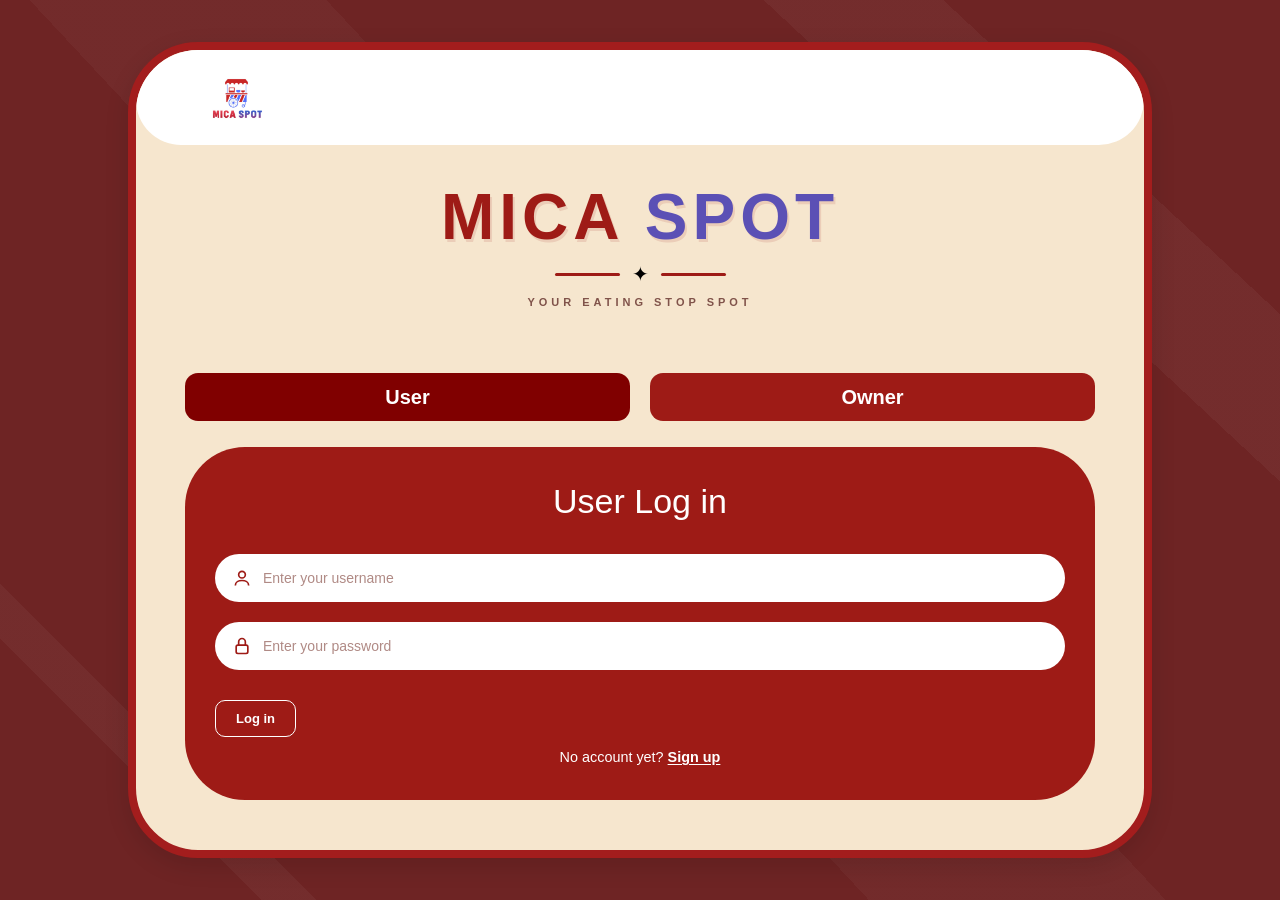
<file: Log-in-html/Log-in-Form.html>
<!DOCTYPE html>
    <html lang="en">
        <head>
            <meta charset="UTF-8">
            <meta name="viewport" content="width=device-width, initial-scale=1.0">
            <title>Mica Spot - Log in</title>
            <link rel="stylesheet" href="style.css">
        </head>

        <body>
            <div class="frame">
                <header class="bar">
                    <img src="../Assets/mica-spots_logo.jpg" 
                    alt="Mica Spots Logo"
                    class="logo">
                </header>

                <main>
                    <div class="brand-title">
                        <h1>MICA <span>SPOT</span></h1>
                        <div class="title-decoration">
                            <span></span>
                            <i>✦</i>
                            <span></span>
                        </div>
                        <p>YOUR EATING STOP SPOT </p>
                    </div>

                    <div class="main-container">  
                        <input type="radio" 
                        name="account" 
                        id="user"
                        checked
                        >

                        <input type="radio"
                        name="account"
                        id="owner"
                        >

                        <div class="tabs">
                            <label for="user">User</label>
                            <label for="owner">Owner</label>
                        </div>

                        <!--wala pa action papuntang home page-->
                        <form class="form form-user" action="" method="get">
                            <h2>
                                User Log in
                            </h2>

                            <label>
                                <input type="text"
                                name="username"
                                required
                                placeholder="Enter your username"
                                >
                            </label>

                            <label>
                                <input type="password"
                                name="password"
                                required
                                placeholder="Enter your password"
                                >
                            </label>

                            <button type="submit" class="small-button">Log in</button>
                            <p class="ask">No account yet? <a class="smol-button" href="Sign-up-Form.html">
                            Sign up</a></p>
                        </form>

                        <!--wala pa action papuntang home page-->
                        <form class="form form-owner" action="" method="get">
                            <h2>
                                Owner Log in
                            </h2>

                            <label>
                                <input type="text"
                                name="username"
                                required
                                placeholder="Enter your username"
                                >
                            </label>

                            <label>
                                <input type="password"
                                name="password"
                                required
                                placeholder="Enter your password"
                                >
                            </label>

                            <button type="submit" class="small-button">Log in</button>
                            <p class="ask">No account yet? <a class="smol-button" href="Sign-up-Form.html">
                            Sign up</a></p>
                        </form>
                    </div>
                </main>
            </div>

            <footer>
                
            </footer>
        </body>
    </html>
</file>
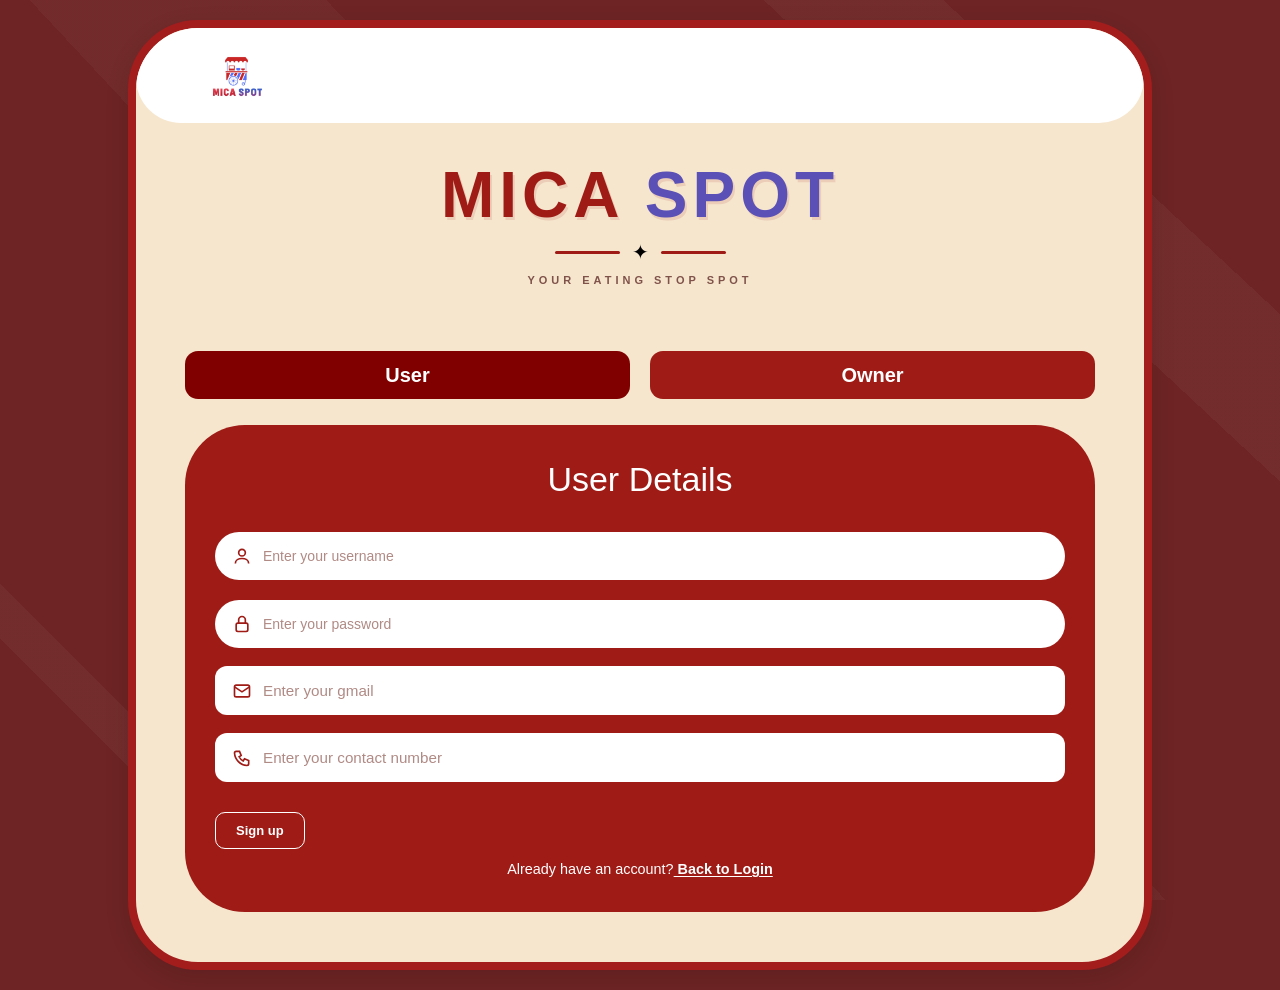
<file: Log-in-html/Sign-up.html>
<!DOCTYPE html>
    <html lang="en">
        <head>
            <meta charset="UTF-8">
            <meta name="viewport" content="width=device-width, initial-scale=1.0">
            <title>Mica Spot - Sign up</title>
            <link rel="stylesheet" href="style.css">
        </head>

        <body>
            <div class="frame">
                <header class="bar">
                    <img src="../Assets/mica-spots_logo.jpg" 
                    alt="Mica Spots Logo"
                    class="logo">
                </header>

                <main>
                    <div class="brand-title">
                        <h1>MICA <span>SPOT</span></h1>
                        <div class="title-decoration">
                            <span></span>
                            <i>✦</i>
                            <span></span>
                        </div>
                        <p>YOUR EATING STOP SPOT </p>
                    </div>

                    <div class="main-container">
                        <input type="radio" 
                        name="account" 
                        id="user"
                        checked
                        >

                        <input type="radio"
                        name="account"
                        id="owner"
                        >

                        <div class="tabs">
                            <label for="user">User</label>
                            <label for="owner">Owner</label>
                        </div>

                        <form class="form form-user" action="../index.html" method="get">
                            <h2>
                                User Details
                            </h2>

                            <label for="username">
                                <input type="text"
                                name="username"
                                required
                                placeholder="Enter your username"
                                >
                            </label>

                            <label for="password">
                                <input type="password"
                                name="password"
                                required
                                placeholder="Enter your password"
                                >
                            </label>

                            <label for="gmail">
                                <input type="email"
                                name="gmail"
                                required
                                placeholder="Enter your gmail"
                                >
                            </label>

                            <label for="num">
                                <input type="tel"
                                name="num"
                                required
                                placeholder="Enter your contact number"
                                >
                            </label>

                            <button type="submit" class="small-button">Sign up</button>
                            <p class="ask">Already have an account?<a class="smol-button" href="../index.html">
                             Back to Login</a></p>
                        </form>

                        <form class="form form-owner" action="../index.html" method="get">
                            <h2>
                                Owner Details
                            </h2>

                            <label for="username">
                                <input type="text"
                                name="username"
                                required
                                placeholder="Enter your username"
                                >
                            </label>

                            <label for="password">
                                <input type="password"
                                name="password"
                                required
                                placeholder="Enter your password"
                                >
                            </label>

                            <label for="gmail">
                                <input type="email"
                                name="gmail"
                                required
                                placeholder="Enter your gmail"
                                >
                            </label>

                            <label for="num">
                                <input type="tel"
                                name="num"
                                required
                                placeholder="Enter your contact number"
                                >
                            </label>

                            <label for="business">
                                <input type="text"
                                name="business"
                                required
                                placeholder="Enter your business name"
                                >
                            </label>

                            <button type="submit" class="small-button">Sign up</button>
                            <p class="ask">Already have an account?<a class="smol-button" href="../index.html">
                             Back to Login</a></p>
                        </form>
                    </div>
                </main>
            </div>

            <footer>

            </footer>
        </body>
    </html>
</file>
<file: Log-in-html/style.css>
* {
    margin: 0;
    padding: 0;
    box-sizing: border-box;
}

html {
    width: 100%;
    min-height: 100%;
}

html, body {
    min-height: 100%;
    height: auto;
    width: 100%;
    margin: 0;
    padding: 0;
    overflow-x: hidden;
}

:root {
  --cream: #F6E6CE;
  --red: #9E1B16;
}

body {
  font-family: Arial, sans-serif;
  min-height: 100vh;
  width: 100%;
  display: flex;
  flex-direction: column;
  justify-content: center;
  align-items: center;
  background:
    linear-gradient(45deg,
      transparent 12%,
      rgba(255, 255, 255, 0.04) 12%,
      rgba(255, 255, 255, 0.04) 14.5%,
      transparent 14.5%),
    linear-gradient(47deg,
      transparent 41%,
      rgba(255, 255, 255, 0.03) 41%,
      rgba(255, 255, 255, 0.03) 55%,
      transparent 55%),
    linear-gradient(43deg,
      transparent 77%,
      rgba(255, 255, 255, 0.04) 77%,
      rgba(255, 255, 255, 0.04) 85%,
      transparent 85%),
    #6e2424;
  background-attachment: fixed;
}

.frame {
  width: 80%;
  max-width: none;
  min-height: 88vh;
  height: auto;
  box-sizing: border-box;
  padding-bottom: 30px;
  background: var(--cream);
  border: 8px solid #A31D1D;
  border-radius: 70px;
  overflow: hidden;
  margin: 20px auto;
  flex-shrink: 0;
  box-shadow: 0 8px 25px rgba(0, 0, 0, 0.12);
}

.bar {
  width: 100%;
  min-height: 90px;
  background: white;
  border-radius: 0 0 45px 45px;
  padding: 10px 35px;
  display: flex;
  align-items: center;
}

.logo {
  width: auto;
  height: 75px;
  object-fit: contain;
}

.form {
  max-width: 540px;
  margin: 48px auto 0;
  padding: 16px;
  min-height: 330px;
  background: var(--cream);
  border-radius: 48px;
}

.main-container {
    height: auto;
    width: 100%;
    max-width: 100%;
    margin: 0 auto;
    padding: 20px;
    display: flex;
    flex-direction: column;
    align-items: center;
}

.brand-title {
    text-align: center;
    margin: 35px 0 45px;
    width: 100%;
}

.brand-title h1 {
    font-family: Arial, sans-serif;
    font-size: clamp(38px, 5vw, 65px);
    font-weight: 900;
    letter-spacing: 5px;
    color: var(--red);
    margin: 0;
    text-transform: uppercase;
    text-shadow: 2px 3px 0px rgba(158, 27, 22, 0.12);
}

.brand-title h1 span {
    color: #5B50B5;
}

.title-decoration {
    display: flex;
    align-items: center;
    justify-content: center;
    gap: 12px;
    margin: 8px auto;
}

.title-decoration span {
    width: 65px;
    height: 3px;
    border-radius: 10px;
    background: var(--red);
}

.title-decoration i {
    color: black;
    font-size: 20px;
    font-style: normal;
}

.brand-title p {
    color: #80534A;
    font-size: 11px;
    font-weight: bold;
    letter-spacing: 4px;
    margin-top: 10px;
}

input[type=radio] {
    display: none;
}

.tabs {
  width: 100%;
  display: grid;
  max-width: 910px;
  grid-template-columns: 1fr 1fr;
  gap: 20px;
  margin: 0 auto 26px;
}

.tabs label {
  width: 100%;
  display: flex;
  align-items: center;
  justify-content: center;
  padding: 12px;
  text-align: center;
  color: white;
  font-weight: bold;
  background: var(--red);
  border-radius: 13px;
  cursor: pointer;
  height: 48px;
  font-size: 20px;
  margin: 0;
  transition: transform 0.25s ease, box-shadow 0.25s ease;
}

.tabs label:hover {
  background: white;
  color: var(--red);
  transform: translateY(-6px);
  box-shadow: 0 15px 30px rgba(139, 58, 58, 0.2);
}

#user:checked ~ .tabs label[for="user"],
#owner:checked ~ .tabs label[for="owner"] {
  background: maroon;
  color: white;
  font-weight: bold;
}

.form {
  display: none;
  width: 100%;
  height: auto;
  max-width: 910px;
  margin: 0 auto;
  padding: 35px 30px;
  min-height: 330px;
  background: var(--red);
  border: none;
  border-radius: 60px;
  box-sizing: border-box;
  overflow: visible;
}

.form h2 {
    text-align: center;
    color: white;
    font-family: Arial, sans-serif;
    font-size: 34px;
    font-weight: normal;
    margin-bottom: 25px;
}

.form input::placeholder {
  color: #b08a85;
  font-family: Arial, sans-serif;
  opacity: 1;
}

.form input[name="username"],
.form input[type="password"] 
{

  width: 100%;
  margin-top: 8px;
  padding: 14px 16px 14px 46px; 
  border: 2px solid transparent;
  border-radius: 25px;
  background-color: white;
  background-repeat: no-repeat;
  background-position: 15px center;
  background-size: 20px;
  font-family: "Poppins", Arial, sans-serif;
  font-size: 14px;
  color: #333;
  transition: border-color 0.2s; box-shadow: 0.2s;
}

.form input[type="email"] {
  background-image: url("data:image/svg+xml,%3Csvg xmlns='http://www.w3.org/2000/svg' viewBox='0 0 24 24' fill='none' stroke='%239E1B16' stroke-width='2'%3E%3Crect x='3' y='5' width='18' height='14' rx='2'/%3E%3Cpath d='M3 7l9 6 9-6'/%3E%3C/svg%3E");
  background-repeat: no-repeat;
  background-position: 15px center;
  background-size: 20px;
  font-family: "Poppins", Arial, sans-serif;
  font-size: 0.95rem;
  color: #333;
  transition: border-color 0.2s, box-shadow 0.2s;
  margin-top: 6px;
  padding: 14px 16px 14px 46px; 
  border: 2px solid transparent;
  border-radius: 12px;
}
.form input[type="tel"] {
  background-image: url("data:image/svg+xml,%3Csvg xmlns='http://www.w3.org/2000/svg' viewBox='0 0 24 24' fill='none' stroke='%239E1B16' stroke-width='2'%3E%3Cpath d='M5 4h4l2 5-2.5 1.5a11 11 0 0 0 5 5L15 13l5 2v4a2 2 0 0 1-2 2A16 16 0 0 1 3 6a2 2 0 0 1 2-2z'/%3E%3C/svg%3E");
  background-repeat: no-repeat;
  background-position: 15px center;
  background-size: 20px;
  font-family: "Poppins", Arial, sans-serif;
  font-size: 0.95rem;
  color: #333;
  transition: border-color 0.2s, box-shadow 0.2s;
  margin-top: 6px;
  padding: 14px 16px 14px 46px; 
  border: 2px solid transparent;
  border-radius: 12px;
}
.form input[name="business"] {
  background-image: url("data:image/svg+xml,%3Csvg xmlns='http://www.w3.org/2000/svg' viewBox='0 0 24 24' fill='none' stroke='%239E1B16' stroke-width='2'%3E%3Crect x='3' y='4' width='18' height='16' rx='2'/%3E%3Cpath d='M16 2v4M8 2v4M3 10h18'/%3E%3C/svg%3E");
  background-repeat: no-repeat;
  background-position: 15px center;
  background-size: 20px;
  font-family: "Poppins", Arial, sans-serif;
  font-size: 0.95rem;
  color: #333;
  transition: border-color 0.2s, box-shadow 0.2s;
  margin-top: 6px;
  padding: 14px 16px 14px 46px; 
  border: 2px solid transparent;
  border-radius: 12px;
}

.form input[name="username"] {
  background-image: url("data:image/svg+xml,%3Csvg xmlns='http://www.w3.org/2000/svg' viewBox='0 0 24 24' fill='none' stroke='%239E1B16' stroke-width='2'%3E%3Ccircle cx='12' cy='8' r='4'/%3E%3Cpath d='M4 21c0-4 4-6 8-6s8 2 8 6'/%3E%3C/svg%3E");
}
.form input[type="password"] {
  background-image: url("data:image/svg+xml,%3Csvg xmlns='http://www.w3.org/2000/svg' viewBox='0 0 24 24' fill='none' stroke='%239E1B16' stroke-width='2'%3E%3Crect x='5' y='11' width='14' height='10' rx='2'/%3E%3Cpath d='M8 11V7a4 4 0 0 1 8 0v4'/%3E%3C/svg%3E");
}

#user:checked ~ .form-user { 
    display: block; 
}
#owner:checked ~ .form-owner { 
    display: block; 
}

label {
    display: block;
    margin-bottom: 12px;
}

input[type=text], input[type=password], input[type=email],
input[type=tel], select, textarea {
    width: 100%;
    padding: 12px;
    box-sizing: border-box;
    border: 1px solid var(--cream);
    border-radius: 6px;
}

.small-button {
  display: inline-block;
  padding: 10px 20px;
  background: var(--red);
  color: white;
  font-size: 13px;
  font-weight: 600;
  text-decoration: none;
  cursor: pointer;
  margin-top: 18px;
  border: 1px solid;
  border-radius: 10px;
  transition: 0.3s;
}

.small-button:hover {
  background: white;
  color: var(--red);
}

.ask {
  margin: 12px 0 0;
  text-align: center;
  font-family: Arial, sans-serif;
  font-size: 0.9rem;
  color: white;
}

.smol-button {
  color: white;
  font-weight: 700;
  text-decoration: underline;
  text-underline-offset: 2px;
  transition: color 0.2s;
}

@media (max-width: 768px) {
    body {
        align-items: flex-start;
    }

    .brand-title {
        margin: 25px 0 35px;
    }

    .brand-title h1 {
        font-size: 36px;
        letter-spacing: 3px;
    }

    .brand-title p {
        font-size: 9px;
        letter-spacing: 2px;
    }

    .frame {
        width: 96%;
        min-height: 100vh;
        height: auto;
        margin: 10px auto;
        border-width: 5px;
        border-radius: 35px;
        overflow: hidden;
    }

    .bar {
        min-height: 80px;
        padding: 10px 20px;
    }

    .logo {
        height: 55px;
    }

    .main-container {
        width: 100%;
        height: auto;
        margin: 0 auto;
        padding: 15px;
    }

    .main-container h1 {
        font-size: 36px;
        margin: 25px 0 35px;
    }

    .tabs {
        gap: 10px;
    }

    .tabs label {
        font-size: 16px;
        height: 45px;
    }

    .form {
        width: 100%;
        height: auto;
        padding: 20px 15px;
        border-radius: 40px;
        min-height: 300px;
    }

    .form h2 {
        font-size: 27px;
    }
}

@media (max-width: 400px) {
    .frame {
        width: 96%;
        min-height: 100vh;
        height: auto;
        border-radius: 22px;
        overflow: hidden;
    }

    .main-container h1 {
        font-size: 29px;
    }

    .tabs {
        gap: 8px;
    }

    .tabs label {
        font-size: 14px;
    }

    .form {
        height: auto;
        padding: 16px 12px;
        border-radius: 30px;
    }

    .form h2 {
        font-size: 24px;
    }
<<<<<<< HEAD
}
=======
}
>>>>>>> b7abc0e3a8fcde0cd0b866039df68c6243213861
</file>
